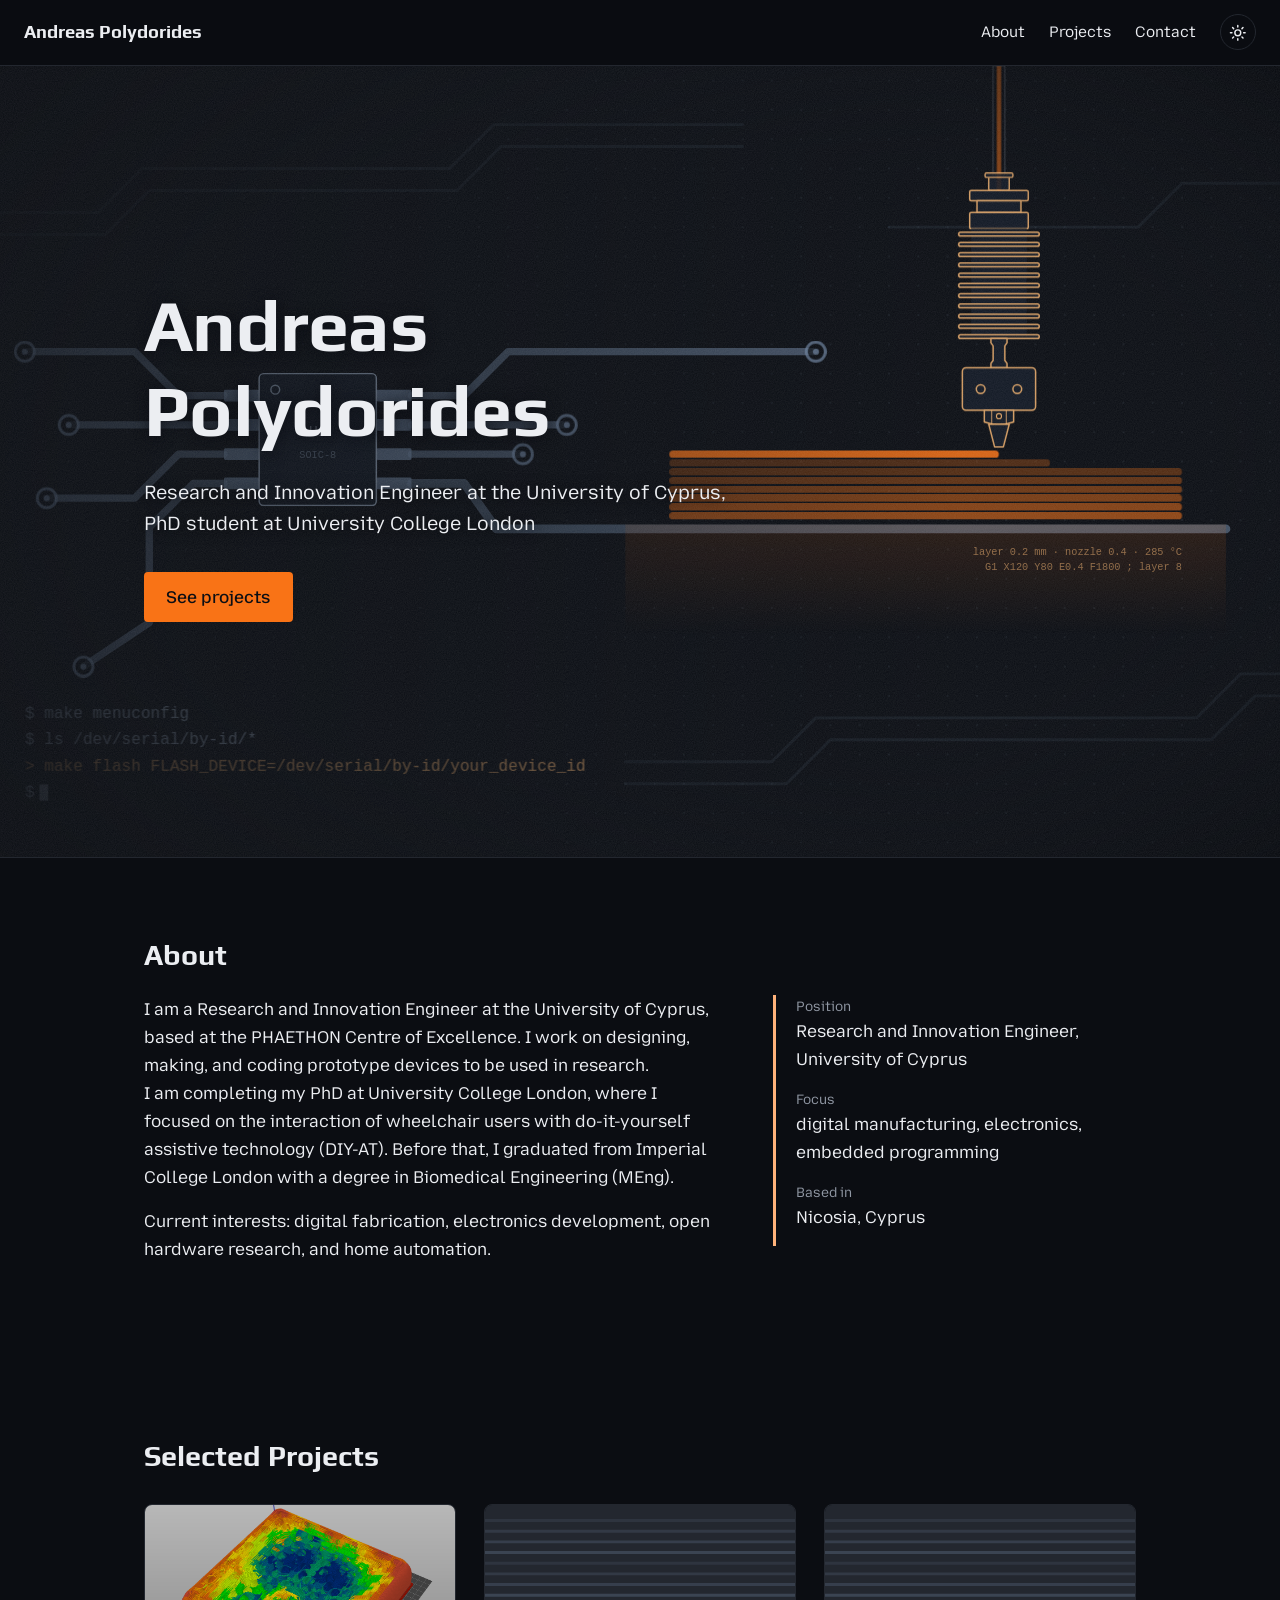
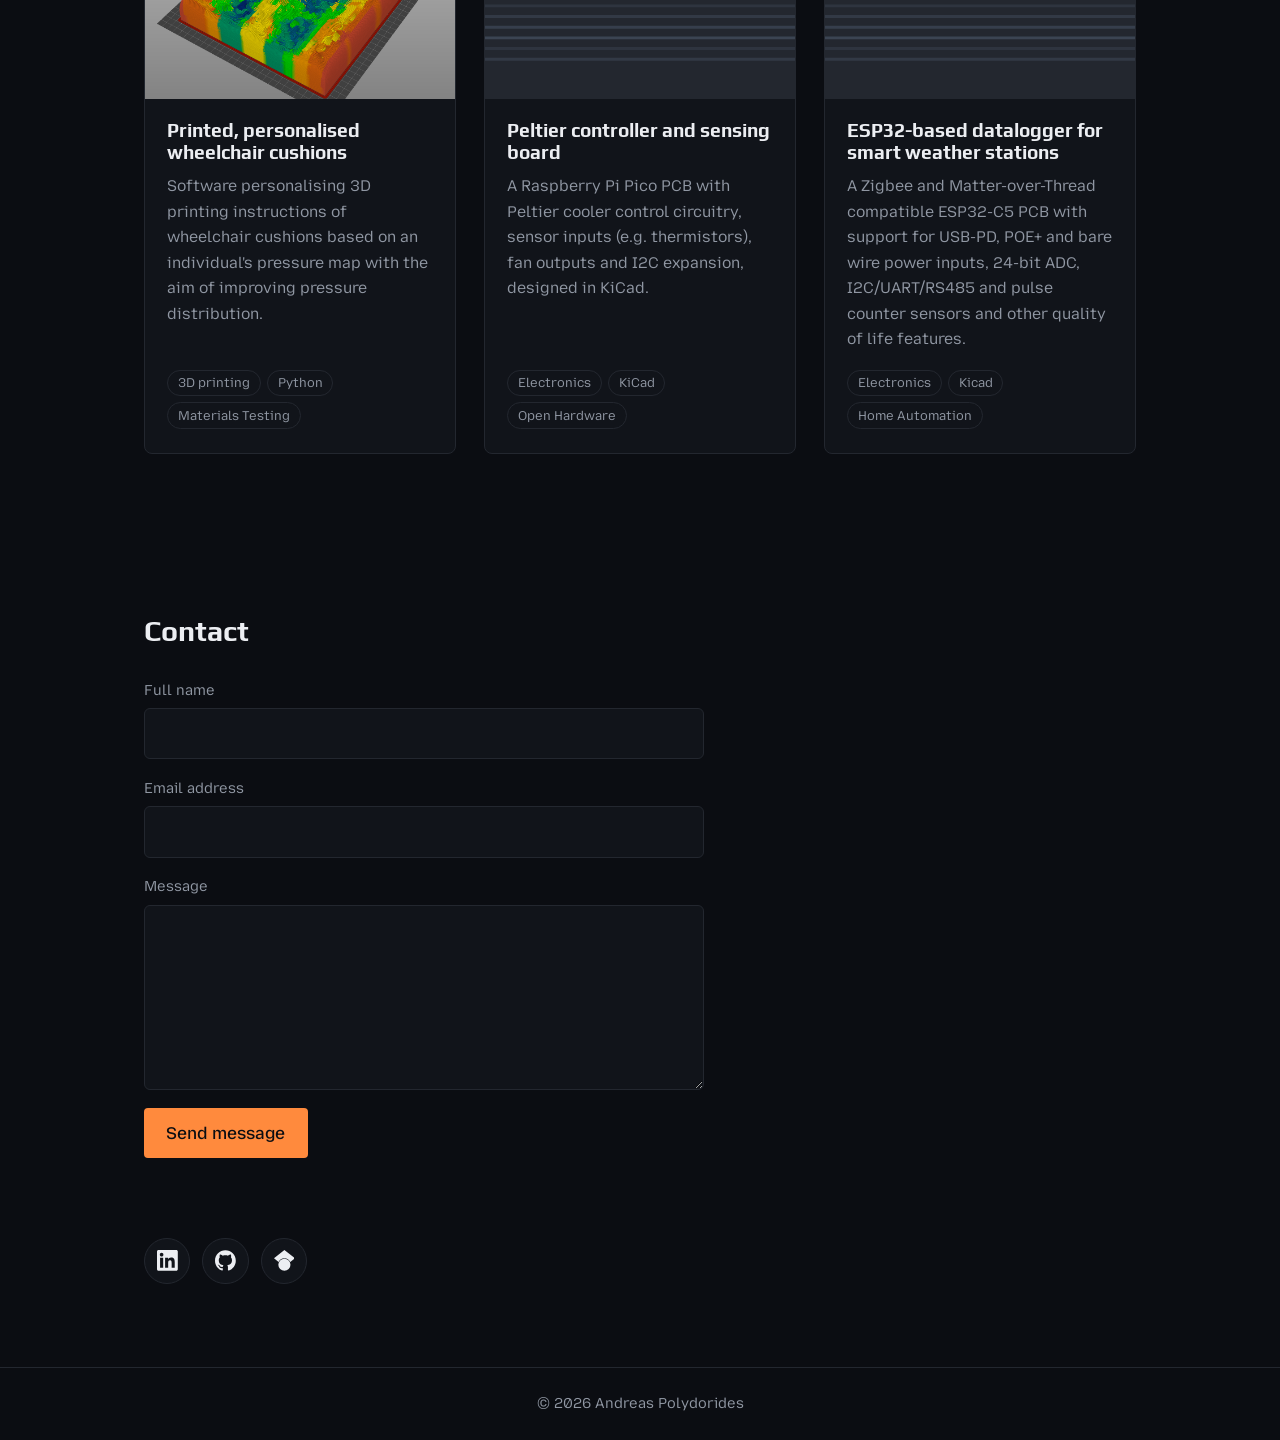
<file: index.html>
<!DOCTYPE html>
<html lang="en">
<head>
<meta charset="utf-8">
<meta name="viewport" content="width=device-width, initial-scale=1">
<title>Andreas Polydorides</title>
<meta name="description" content="Research and engineering in FDM 3D printing, embedded electronics and software.">
<link rel="preconnect" href="https://fonts.googleapis.com">
<link rel="preconnect" href="https://fonts.gstatic.com" crossorigin>
<link href="https://fonts.googleapis.com/css2?family=Mozilla+Text:wght@400;500;600&family=Play:wght@400;700&display=swap" rel="stylesheet">
<script>try{var t=localStorage.getItem("theme")}catch(e){}document.documentElement.dataset.theme=t==="light"?"light":"dark"</script>
<link rel="icon" href="images/a-polydorides.png" type="image/png">
<link rel="stylesheet" href="style.css">
</head>
<body>
<header class="nav">
  <a class="brand" href="#top">Andreas Polydorides</a>
  <nav><a href="#about">About</a><a href="#projects">Projects</a><a href="#contact">Contact</a><button class="theme-toggle" id="theme-toggle" type="button" aria-label="Switch to dark mode" title="Switch theme">
      <svg class="moon" viewBox="0 0 24 24" fill="none" stroke="currentColor" stroke-width="2" stroke-linecap="round" stroke-linejoin="round" aria-hidden="true"><path d="M21 12.8A9 9 0 1 1 11.2 3a7 7 0 0 0 9.8 9.8z"/></svg>
      <svg class="sun" viewBox="0 0 24 24" fill="none" stroke="currentColor" stroke-width="2" stroke-linecap="round" aria-hidden="true"><circle cx="12" cy="12" r="4"/><path d="M12 2v2M12 20v2M4.9 4.9l1.4 1.4M17.7 17.7l1.4 1.4M2 12h2M20 12h2M4.9 19.1l1.4-1.4M17.7 6.3l1.4-1.4"/></svg>
    </button></nav>
</header>

<main id="top">
<section class="hero">
  <!-- Backdrop: your backdrop.svg, inlined so CSS can animate it -->
  <svg class="backdrop" aria-hidden="true" focusable="false" xmlns="http://www.w3.org/2000/svg" viewBox="0 0 1920 1080" preserveAspectRatio="xMidYMid slice">
  <defs>
    <pattern id="dots" width="40" height="40" patternUnits="userSpaceOnUse">
      <circle cx="20" cy="20" r="1.2" fill="#7b93b3" opacity="0.12"/>
    </pattern>
    <radialGradient id="vig" cx="50%" cy="50%" r="75%">
      <stop offset="55%" stop-color="#0b0e14" stop-opacity="0"/>
      <stop offset="100%" stop-color="#04060a" stop-opacity="0.85"/>
    </radialGradient>
    <linearGradient id="glow" x1="0" y1="0" x2="0" y2="1">
      <stop offset="0" stop-color="#f97316" stop-opacity="0.25"/>
      <stop offset="1" stop-color="#f97316" stop-opacity="0"/>
    </linearGradient>
  </defs>

  <!-- background -->
  <rect width="1920" height="1080" fill="#0b0e14"/>
  <rect width="1920" height="1080" fill="url(#dots)"/>

  <!-- faint background traces -->
  <g class="bgtr" fill="none" stroke="#7b93b3" stroke-width="4" stroke-linejoin="round" stroke-linecap="round" opacity="0.10">
    <polyline pathLength="1" style="--i:0" points="0,200 220,200 280,140 700,140 760,80 1100,80"/>
    <polyline pathLength="1" style="--i:1" points="0,230 230,230 290,170 710,170 770,110 1100,110"/>
    <polyline pathLength="1" style="--i:2" points="1920,160 1700,160 1640,220 1300,220"/>
    <polyline pathLength="1" style="--i:3" points="1920,830 1780,830 1720,890 1200,890 1140,950 940,950"/>
    <polyline pathLength="1" style="--i:4" points="1920,860 1800,860 1740,920 1220,920 1160,980 940,980"/>
  </g>

  <!-- PCB traces (IC) -->
  <g class="pcb" fill="none" stroke="#7b93b3" stroke-width="10" stroke-linejoin="round" stroke-linecap="round" opacity="0.55">
    <!-- left -->
    <polyline pathLength="1" style="--i:1" points="392,450 330,450 270,390 120,390"/>
    <polyline pathLength="1" style="--i:2" points="392,490 180,490"/>
    <polyline pathLength="1" style="--i:3" points="392,530 330,530 270,590 150,590"/>
    <polyline pathLength="1" style="--i:4" points="392,570 350,570 290,630 290,760 200,820"/>
    <!-- right -->
    <polyline pathLength="1" style="--i:5" points="648,450 720,450 780,390 1200,390"/>
    <polyline pathLength="1" style="--i:6" points="648,490 860,490"/>
    <polyline pathLength="1" style="--i:7" points="648,530 800,530"/>
  </g>
  <!-- trace that becomes the print bed -->
  <polyline class="first" pathLength="1" points="648,570 720,570 764,632 1760,632" fill="none" stroke="#7b93b3" stroke-width="12" stroke-linejoin="round" stroke-linecap="round" opacity="0.5"/>
  

  <!-- vias -->
  <g class="via" fill="#0b0e14" stroke="#7b93b3" stroke-width="4" opacity="0.7">
    <circle cx="120" cy="390" r="13"/><circle cx="180" cy="490" r="13"/>
    <circle cx="150" cy="590" r="13"/><circle cx="200" cy="820" r="13"/>
    <circle cx="1200" cy="390" r="13"/><circle cx="860" cy="490" r="13"/>
    <circle cx="800" cy="530" r="13"/>
  </g>
  <g class="via" fill="#7b93b3" opacity="0.7">
    <circle cx="120" cy="390" r="4"/><circle cx="180" cy="490" r="4"/>
    <circle cx="150" cy="590" r="4"/><circle cx="200" cy="820" r="4"/>
    <circle cx="1200" cy="390" r="4"/><circle cx="860" cy="490" r="4"/>
    <circle cx="800" cy="530" r="4"/>
  </g>

  <!-- SOIC-8 IC -->
  <g class="ic">
    <g fill="#7b93b3" opacity="0.75">
      <rect x="392" y="442" width="48" height="16" rx="2"/>
      <rect x="392" y="482" width="48" height="16" rx="2"/>
      <rect x="392" y="522" width="48" height="16" rx="2"/>
      <rect x="392" y="562" width="48" height="16" rx="2"/>
      <rect x="600" y="442" width="48" height="16" rx="2"/>
      <rect x="600" y="482" width="48" height="16" rx="2"/>
      <rect x="600" y="522" width="48" height="16" rx="2"/>
      <rect x="600" y="562" width="48" height="16" rx="2"/>
    </g>
    <rect x="440" y="420" width="160" height="180" rx="6" fill="#141c28" stroke="#a9bdd6" stroke-width="2" opacity="0.9"/>
    <circle cx="462" cy="442" r="6" fill="none" stroke="#a9bdd6" stroke-width="2" opacity="0.8"/>
    <text x="520" y="505" text-anchor="middle" font-family="ui-monospace, 'JetBrains Mono', Consolas, monospace" font-size="20" fill="#d3deec" opacity="0.7">U1</text>
    <text x="520" y="535" text-anchor="middle" font-family="ui-monospace, 'JetBrains Mono', Consolas, monospace" font-size="14" fill="#a9bdd6" opacity="0.5">SOIC-8</text>
  </g>

  <!-- PTFE tube, filament and hotend (slides while printing the top layer) -->
  <g class="hotend">
  <rect x="1442" y="0" width="16" height="150" fill="none" stroke="#d3deec" stroke-width="1.5" opacity="0.25"/>
  <rect x="1447" y="0" width="6" height="170" fill="#f97316" opacity="0.55"/>

  <!-- E3D V6 hotend -->
  <g stroke="#fdba74" stroke-width="2" fill="#141c28" opacity="0.85" stroke-linejoin="round">
    <!-- push-fit coupler -->
    <rect x="1436" y="150" width="28" height="20" rx="2"/>
    <rect x="1431" y="146" width="38" height="6" rx="2"/>
    <!-- groove-mount top -->
    <rect x="1410" y="170" width="80" height="14" rx="2"/>
    <rect x="1420" y="184" width="60" height="16"/>
    <rect x="1410" y="200" width="80" height="22" rx="2"/>
    <!-- heatsink core + fins -->
    <rect x="1412" y="222" width="76" height="150" stroke="none"/>
    <rect x="1395" y="367" width="110" height="5" rx="2.5"/><rect x="1395" y="353" width="110" height="5" rx="2.5"/><rect x="1395" y="339" width="110" height="5" rx="2.5"/><rect x="1395" y="325" width="110" height="5" rx="2.5"/><rect x="1395" y="311" width="110" height="5" rx="2.5"/><rect x="1395" y="297" width="110" height="5" rx="2.5"/><rect x="1395" y="283" width="110" height="5" rx="2.5"/><rect x="1395" y="269" width="110" height="5" rx="2.5"/><rect x="1395" y="255" width="110" height="5" rx="2.5"/><rect x="1395" y="241" width="110" height="5" rx="2.5"/><rect x="1395" y="227" width="110" height="5" rx="2.5"/>
    <!-- heatbreak -->
    <polygon points="1439,372 1461,372 1461,378 1458,382 1458,402 1461,406 1461,412 1439,412 1439,406 1442,402 1442,382 1439,378"/>
    <!-- heater block -->
    <rect x="1400" y="412" width="100" height="58" rx="5"/>
    <circle cx="1425" cy="441" r="6"/>
    <circle cx="1475" cy="441" r="6"/>
    <!-- nozzle: hex + cone -->
    <path d="M1430,470 L1470,470 L1470,486 Q1450,493 1430,486 Z"/>
    <polygon points="1436,489 1464,489 1456,520 1444,520"/>
  </g>
  <!-- nozzle hex face edges + size divot -->
  <g fill="none" stroke="#fdba74" stroke-width="1.5" opacity="0.7">
    <line x1="1440" y1="470" x2="1440" y2="489"/>
    <line x1="1460" y1="470" x2="1460" y2="489"/>
  </g>
  <circle cx="1450" cy="478" r="3.5" fill="#0b0e14" stroke="#fdba74" stroke-width="1.5" opacity="0.9"/>
  
  </g>

  <!-- printed layers -->
  <g class="layers" fill="#f97316">
    <rect style="--i:0" x="1000" y="609" width="700" height="10" rx="5" opacity="0.55"/>
    <rect style="--i:1" x="1000" y="597" width="700" height="10" rx="5" opacity="0.5"/>
    <rect style="--i:2" x="1000" y="585" width="700" height="10" rx="5" opacity="0.45"/>
    <rect style="--i:3" x="1000" y="573" width="700" height="10" rx="5" opacity="0.4"/>
    <rect style="--i:4" x="1000" y="561" width="700" height="10" rx="5" opacity="0.35"/>
    <rect style="--i:5" x="1000" y="549" width="700" height="10" rx="5" opacity="0.3"/>
    <rect style="--i:6" x="1000" y="537" width="520" height="10" rx="5" opacity="0.28"/>
    <rect style="--i:7" x="1000" y="525" width="450" height="10" rx="5" opacity="0.85"/>
  </g>
  <!-- bed items below trace that is the bed-->
  <rect x="940" y="626" width="820" height="150" fill="url(#glow)" opacity="0.5"/>
  <text x="1700" y="668" text-anchor="end" font-family="ui-monospace, 'JetBrains Mono', Consolas, monospace" font-size="14" fill="#fdba74" opacity="0.5">layer 0.2 mm · nozzle 0.4 · 285 °C</text>
  <text x="1700" y="688" text-anchor="end" font-family="ui-monospace, 'JetBrains Mono', Consolas, monospace" font-size="14" fill="#fdba74" opacity="0.5">G1 X120 Y80 E0.4 F1800 ; layer 8</text>
  

  <!-- terminal -->
  <g font-family="ui-monospace, 'JetBrains Mono', Consolas, 'Courier New', monospace" font-size="22">
    <g class="term" opacity="0.65">
      <text style="--i:0" x="120" y="890" fill="#a9bdd6">$ make menuconfig</text>
      <text style="--i:1" x="120" y="926" fill="#a9bdd6">$ ls /dev/serial/by-id/*</text>
      <text style="--i:2" x="120" y="962" fill="#fdba74">&gt; make flash FLASH_DEVICE=/dev/serial/by-id/your_device_id</text>
      <text style="--i:3" x="120" y="998" fill="#a9bdd6">$</text>
      <rect class="cursor" x="140" y="981" width="12" height="22" fill="#a9bdd6" opacity="0.8"/>
    </g>
  </g>

  <!-- vignette -->
  <rect width="1920" height="1080" fill="url(#vig)"/>
</svg>
  <div class="hero-text">
    <h1>Andreas Polydorides</h1>
    <p class="lead"> Research and Innovation Engineer at the University of Cyprus,<br>PhD student at University College London</p>
    <p><a class="btn" href="#projects">See projects</a></p>
  </div>
</section>

<section id="about" class="wrap about">
  <h2>About</h2>
  <div>
    <p>I am a Research and Innovation Engineer at the University of Cyprus, based at the PHAETHON Centre of Excellence. I work on designing, making, and coding prototype devices to be used in research.<br>I am completing my PhD at University College London, where I focused on the interaction of wheelchair users with do-it-yourself assistive technology (DIY-AT). Before that, I graduated from Imperial College London with a degree in Biomedical Engineering (MEng).</p>
    <p>Current interests: digital fabrication, electronics development, open hardware research, and home automation.</p>
  </div>
  <ul class="facts">
    <li><span>Position</span>Research and Innovation Engineer, University of Cyprus</li>
    <li><span>Focus</span>digital manufacturing, electronics, embedded programming</li>
    <li><span>Based in</span>Nicosia, Cyprus</li>
  </ul>
</section>

<section id="projects" class="wrap">
  <h2>Selected Projects</h2>
  <div id="project-grid" class="grid"></div>
</section>

<section id="contact" class="wrap contact">
  <h2>Contact</h2>
  <form id="contact-form" class="form" novalidate>
    <label>Full name<input type="text" name="name" autocomplete="name" required></label>
    <label>Email address<input type="email" name="email" autocomplete="email" required></label>
    <label>Message<textarea name="message" rows="6" required></textarea></label>
    <input type="text" name="website" class="hp" tabindex="-1" autocomplete="off" aria-hidden="true">
    <button class="btn" type="submit">Send message</button>
    <p id="form-status" class="status" role="status" aria-live="polite"></p>
  </form>
  <p class="links">
    <a class="icon-link" href="https://www.linkedin.com/in/andreas-polydorides" aria-label="LinkedIn" title="LinkedIn" target="_blank" rel="noopener"><svg viewBox="0 0 24 24" width="22" height="22" fill="currentColor" aria-hidden="true"><path d="M20.447 20.452h-3.554v-5.569c0-1.328-.027-3.037-1.852-3.037-1.853 0-2.136 1.445-2.136 2.939v5.667H9.351V9h3.414v1.561h.046c.477-.9 1.637-1.85 3.37-1.85 3.601 0 4.267 2.37 4.267 5.455v6.286zM5.337 7.433c-1.144 0-2.063-.926-2.063-2.065 0-1.138.92-2.063 2.063-2.063 1.14 0 2.064.925 2.064 2.063 0 1.139-.925 2.065-2.064 2.065zm1.782 13.019H3.555V9h3.564v11.452zM22.225 0H1.771C.792 0 0 .774 0 1.729v20.542C0 23.227.792 24 1.771 24h20.451C23.2 24 24 23.227 24 22.271V1.729C24 .774 23.2 0 22.222 0h.003z"/></svg><span class="label">LinkedIn</span></a>
    <a class="icon-link" href="https://github.com/andreaspolydorides" aria-label="GitHub" title="GitHub" target="_blank" rel="noopener"><svg viewBox="0 0 24 24" width="22" height="22" fill="currentColor" aria-hidden="true"><path d="M12 .297c-6.63 0-12 5.373-12 12 0 5.303 3.438 9.8 8.205 11.385.6.113.82-.258.82-.577 0-.285-.01-1.04-.015-2.04-3.338.724-4.042-1.61-4.042-1.61C4.422 18.07 3.633 17.7 3.633 17.7c-1.087-.744.084-.729.084-.729 1.205.084 1.838 1.236 1.838 1.236 1.07 1.835 2.809 1.305 3.495.998.108-.776.417-1.305.76-1.605-2.665-.3-5.466-1.332-5.466-5.93 0-1.31.465-2.38 1.235-3.22-.135-.303-.54-1.523.105-3.176 0 0 1.005-.322 3.3 1.23.96-.267 1.98-.399 3-.405 1.02.006 2.04.138 3 .405 2.28-1.552 3.285-1.23 3.285-1.23.645 1.653.24 2.873.12 3.176.765.84 1.23 1.91 1.23 3.22 0 4.61-2.805 5.625-5.475 5.92.42.36.81 1.096.81 2.22 0 1.606-.015 2.896-.015 3.286 0 .315.21.69.825.57C20.565 22.092 24 17.592 24 12.297c0-6.627-5.373-12-12-12"/></svg><span class="label">GitHub</span></a>
    <a class="icon-link" href="https://scholar.google.com/citations?user=cHDgHb0AAAAJ" aria-label="Google Scholar" title="Google Scholar" target="_blank" rel="noopener"><svg viewBox="0 0 24 24" width="22" height="22" fill="currentColor" aria-hidden="true"><path d="M5.242 13.769L0 9.5 12 0l12 9.5-5.242 4.269C17.548 11.249 14.978 9.5 12 9.5c-2.977 0-5.548 1.748-6.758 4.269zM12 10a7 7 0 1 0 0 14 7 7 0 0 0 0-14z"/></svg><span class="label">Google Scholar</span></a>
  </p>
</section>

</main>
<footer><p>© <span id="year"></span> Andreas Polydorides</p></footer>
<script src="script.js"></script>
</body>
</html>
</file>
<file: style.css>
:root{
  --speed:1.5; /* animation speed: 1 = original, higher = faster */
  --paper:#fafafa; --ink:#0e0f12; --muted:#5d626b; --line:#e2e4e8; --card:#ffffff;
  --accent:#e8590c; --accent-2:#b9440a;
  /* hero + backdrop (light) */
  --hero-bg:#eef1f5; --hero-rgb:238,241,245; --hero-text:#0e0f12; --hero-lead:#475264;
  --hero-btn:#e8590c; --hero-btn-text:#ffffff; --hero-btn-hover:#b9440a;
  --bd-bg:#eef1f5; --bd-deep:#dfe4ea; --bd-body:#dde3ec; --bd-line:#5b7596; --bd-line2:#4a6285; --bd-hi:#2c3e57; --bd-or:#e8590c; --bd-or2:#f97316;
  /* fade behind the hero text: opacity at the left edge, opacity at --fade-stop, and where the middle stop sits */
  --fade-a:.82; --fade-b:.55; --fade-stop:38%;
  color-scheme:light;
  --head:"Play",system-ui,sans-serif; --body:"Mozilla Text",system-ui,sans-serif;
}
:root[data-theme="dark"]{
  --paper:#0b0d12; --ink:#eceef2; --muted:#9097a3; --line:#23272f; --card:#11141a;
  --accent:#ff8a3d; --accent-2:#ffb27a;
  --hero-bg:#0b0e14; --hero-rgb:11,14,20;; --hero-text:var(--hero-text); --hero-lead:var(--hero-lead);
  --hero-btn:#f97316; --hero-btn-text:#0b0e14; --hero-btn-hover:#fdba74;
  --bd-bg:#0b0e14; --bd-deep:#04060a; --bd-body:#141c28; --bd-line:#7b93b3; --bd-line2:#a9bdd6; --bd-hi:#d3deec; --bd-or:#f97316; --bd-or2:#fdba74;
  --fade-a:.72; --fade-b:.45; --fade-stop:38%;
  color-scheme:dark;
}
*{box-sizing:border-box}
html{scroll-behavior:smooth}
body{margin:0;background:var(--paper);color:var(--ink);font:400 1.0625rem/1.65 var(--body)}
a{color:var(--accent);text-underline-offset:3px}
a:focus-visible,.btn:focus-visible{outline:2px solid var(--accent-2);outline-offset:3px}
h1,h2,h3{font-family:var(--head);line-height:1.15;margin:0}
.wrap{max-width:1040px;margin:0 auto;padding:5rem 1.5rem}

.nav{position:sticky;top:0;z-index:5;display:flex;justify-content:space-between;align-items:center;padding:.9rem 1.5rem;
  background:color-mix(in srgb,var(--paper) 85%,transparent);backdrop-filter:blur(8px);border-bottom:1px solid var(--line)}
.nav a{text-decoration:none;color:var(--ink)}
.brand{font-family:var(--head);font-weight:700;font-size:1.15rem}
.nav nav{display:flex;gap:1.5rem;font-size:.95rem}
.nav nav a:hover{color:var(--accent)}

.hero{position:relative;min-height:88vh;display:flex;align-items:center;overflow:hidden;background:var(--hero-bg);color:var(--hero-text);border-bottom:1px solid var(--line)}
.backdrop{position:absolute;inset:0;width:100%;height:100%}
/* The fade is dithered with a faint grain so dark gradients don't show vertical banding */
.hero::after{content:"";position:absolute;inset:0;pointer-events:none;background:url("data:image/svg+xml,%3Csvg xmlns='http://www.w3.org/2000/svg' width='160' height='160'%3E%3Cfilter id='n' color-interpolation-filters='sRGB'%3E%3CfeTurbulence type='fractalNoise' baseFrequency='.9' numOctaves='2' stitchTiles='stitch'/%3E%3CfeColorMatrix values='0 0 0 0 1 0 0 0 0 1 0 0 0 0 1 .08 0 0 0 0'/%3E%3C/filter%3E%3Crect width='100%25' height='100%25' filter='url(%23n)'/%3E%3C/svg%3E") 0 0/160px 160px,linear-gradient(90deg,rgba(var(--hero-rgb),var(--fade-a)) 0,rgba(var(--hero-rgb),var(--fade-b)) var(--fade-stop),rgba(var(--hero-rgb),0) 75%)}
.hero-text{position:relative;z-index:2;text-shadow:0 1px 14px rgba(var(--hero-rgb),.8);max-width:1040px;margin:0 auto;padding:4rem 1.5rem;width:100%}
.hero h1{color:var(--hero-text);font-size:clamp(2.4rem,6.5vw,4.6rem);font-weight:700;max-width:14ch;letter-spacing:-.01em}
.lead{max-width:56ch;font-size:1.2rem;color:var(--hero-lead);margin:1.5rem 0 2rem}
.lead strong{color:var(--hero-text);font-weight:600}
.btn{display:inline-block;padding:.7rem 1.4rem;background:var(--accent);color:var(--paper);text-decoration:none;font-weight:500;border-radius:4px;transition:background .2s}
.btn:hover{background:var(--accent-2)}
.hero .btn{background:var(--hero-btn);color:var(--hero-btn-text);text-shadow:none}
.hero .btn:hover{background:var(--hero-btn-hover)}

/* Page-load sequence: the chip is already there, traces grow out of its pins,
   the last trace feeds the first printed layer, layers stack up, then the hotend
   slides across to print the top one.
   Every time below is divided by --speed (set in :root): 1 = original, 2 = twice as fast. */
.backdrop :is(.bgtr,.pcb) polyline,.backdrop polyline.first{stroke-dasharray:1;animation:draw calc(1.4s / var(--speed)) cubic-bezier(.5,0,.2,1) both;animation-delay:calc((.2s + var(--i)*.12s) / var(--speed))}
.backdrop polyline.first{animation-duration:calc(1.1s / var(--speed));animation-delay:calc(.7s / var(--speed))}
.backdrop .via{animation:fade calc(.5s / var(--speed)) calc(1.3s / var(--speed)) both}
.backdrop .layers rect{transform-box:fill-box;transform-origin:0 50%;animation:grow calc(.5s / var(--speed)) cubic-bezier(.3,0,.2,1) both;animation-delay:calc((1.9s + var(--i)*.22s) / var(--speed))}
.backdrop .layers rect:last-child{animation-duration:calc(2.2s / var(--speed));animation-delay:calc(3.6s / var(--speed));animation-timing-function:cubic-bezier(.45,0,.55,1)}
.backdrop .hotend{animation:fade calc(.5s / var(--speed)) calc(3.1s / var(--speed)) both,slide calc(2.2s / var(--speed)) calc(3.6s / var(--speed)) cubic-bezier(.45,0,.55,1) both}
.backdrop .term text{animation:fade calc(.4s / var(--speed)) both;animation-delay:calc((.4s + var(--i)*.3s) / var(--speed))}
.backdrop .cursor{animation:fade calc(.4s / var(--speed)) calc(1.7s / var(--speed)) both,blink 1.1s calc(2.1s / var(--speed)) steps(1) infinite}
@keyframes draw{from{stroke-dashoffset:1}to{stroke-dashoffset:0}}
@keyframes fade{from{opacity:0}}
@keyframes grow{from{transform:scaleX(0)}}
@keyframes slide{from{transform:translateX(-450px)}}
@keyframes blink{50%{opacity:0}}
.hero-text{animation:settle calc(1s / var(--speed)) calc(.4s / var(--speed)) both ease-out}
@keyframes settle{from{opacity:0;transform:translateY(14px)}}

h2{font-size:1.8rem;margin-bottom:2rem}
.about{display:grid;grid-template-columns:minmax(0,1.6fr) minmax(0,1fr);gap:1rem 3rem}
.about h2{grid-column:1/-1;margin-bottom:.5rem}
.about p{margin:0 0 1rem;max-width:62ch}
.facts{list-style:none;margin:0;padding:0;border-left:3px solid var(--accent-2);padding-left:1.25rem;align-self:start}
.facts li{margin-bottom:.9rem}
.facts span{display:block;font-size:.85rem;color:var(--muted)}

.grid{display:grid;grid-template-columns:repeat(auto-fill,minmax(300px,1fr));gap:1.75rem}
.card{background:var(--card);border:1px solid var(--line);border-radius:8px;overflow:hidden;display:flex;flex-direction:column}
.card .img{aspect-ratio:16/10;background:var(--line);overflow:hidden}
.card img{width:100%;height:100%;object-fit:cover;display:block;transition:transform .5s}
.card:hover img{transform:scale(1.04)}
.card .body{padding:1.25rem 1.4rem 1.5rem;display:flex;flex-direction:column;gap:.6rem;flex:1}
.card h3{font-size:1.2rem}
.card p{margin:0;color:var(--muted);font-size:.97rem}
.tags{display:flex;flex-wrap:wrap;gap:.4rem;margin-top:auto;padding-top:.5rem}
.tags span{font-size:.8rem;padding:.1rem .6rem;border:1px solid var(--line);border-radius:99px;color:var(--muted)}
.card .more{font-weight:500;font-size:.95rem}
.card.reveal{opacity:0;transform:translateY(12px);transition:opacity .6s,transform .6s}
.card.reveal.in{opacity:1;transform:none}

.contact p{margin:.2rem 0}
.contact a[href^=mailto]{font-family:var(--head);font-size:1.5rem}
.links{display:flex;flex-wrap:wrap;gap:.75rem;margin-top:2rem!important}
.icon-link{display:inline-flex;align-items:center;justify-content:center;width:2.9rem;height:2.9rem;border:1px solid var(--line);border-radius:50%;background:var(--card);color:var(--ink);text-decoration:none;transition:background .2s,color .2s,border-color .2s,transform .2s}
.icon-link:hover{background:var(--accent);border-color:var(--accent);color:var(--paper);transform:translateY(-2px)}
.icon-link svg{width:1.3rem;height:1.3rem;flex:none}
.icon-link .label{position:absolute;width:1px;height:1px;overflow:hidden;clip:rect(0 0 0 0);white-space:nowrap}
/* Add class "with-label" to <p class="links"> in index.html to show the name next to each logo */
.links.with-label .icon-link{width:auto;padding:0 1.2rem 0 1rem;gap:.6rem;border-radius:99px}
.links.with-label .label{position:static;width:auto;height:auto;overflow:visible;clip:auto;font-size:.95rem;font-weight:500}
footer{border-top:1px solid var(--line);padding:1.5rem;text-align:center;color:var(--muted);font-size:.9rem}
footer p{margin:0}

/* Backdrop SVG colours follow the theme */
.backdrop [fill="#0b0e14"]{fill:var(--bd-bg)}
.backdrop [stop-color="#0b0e14"]{stop-color:var(--bd-bg)}
.backdrop [stop-color="#04060a"]{stop-color:var(--bd-deep)}
.backdrop [fill="#141c28"]{fill:var(--bd-body)}
.backdrop [fill="#7b93b3"]{fill:var(--bd-line)}
.backdrop [stroke="#7b93b3"]{stroke:var(--bd-line)}
.backdrop [fill="#a9bdd6"]{fill:var(--bd-line2)}
.backdrop [stroke="#a9bdd6"]{stroke:var(--bd-line2)}
.backdrop [fill="#d3deec"]{fill:var(--bd-hi)}
.backdrop [stroke="#d3deec"]{stroke:var(--bd-hi)}
.backdrop [fill="#f97316"]{fill:var(--bd-or)}
.backdrop [stroke="#f97316"]{stroke:var(--bd-or)}
.backdrop [stop-color="#f97316"]{stop-color:var(--bd-or)}
.backdrop [fill="#fdba74"]{fill:var(--bd-or2)}
.backdrop [stroke="#fdba74"]{stroke:var(--bd-or2)}

.nav nav{align-items:center}
.theme-toggle{display:grid;place-items:center;width:2.25rem;height:2.25rem;padding:0;border:1px solid var(--line);border-radius:50%;background:transparent;color:var(--ink);cursor:pointer;transition:border-color .2s,color .2s}
.theme-toggle:hover{border-color:var(--accent);color:var(--accent)}
.theme-toggle:focus-visible{outline:2px solid var(--accent-2);outline-offset:3px}
.theme-toggle svg{width:1.1rem;height:1.1rem;grid-area:1/1}
.theme-toggle .sun{display:none}
:root[data-theme="dark"] .theme-toggle .sun{display:block}
:root[data-theme="dark"] .theme-toggle .moon{display:none}
body,.nav,.card{transition:background-color .3s,color .3s,border-color .3s}
@media (max-width:720px){.hero::after{background:rgba(var(--hero-rgb),.68)}.about{grid-template-columns:1fr}.wrap{padding:3.5rem 1.25rem}.nav nav{gap:1rem}}
@media (prefers-reduced-motion:reduce){
  *{animation:none!important;transition:none!important}
  .card.reveal{opacity:1;transform:none}
}

.form{display:grid;gap:1.1rem;max-width:560px}
.form label{display:grid;gap:.35rem;font-size:.9rem;color:var(--muted)}
.form input,.form textarea{font:inherit;font-size:1.02rem;color:var(--ink);background:var(--card);border:1px solid var(--line);border-radius:6px;padding:.7rem .85rem;width:100%;transition:border-color .2s}
.form textarea{resize:vertical;min-height:8rem}
.form input:focus,.form textarea:focus{outline:none;border-color:var(--accent);box-shadow:0 0 0 3px color-mix(in srgb,var(--accent) 25%,transparent)}
.form [aria-invalid=true]{border-color:#d33}
.form .btn{justify-self:start;border:0;cursor:pointer;font:inherit;font-weight:500;background:var(--accent);color:var(--paper)}
.form .btn:hover:not(:disabled){background:var(--accent-2)}
.form .btn:disabled{opacity:.6;cursor:wait}
.hp{position:absolute!important;left:-9999px;width:1px;height:1px;opacity:0}
.status{margin:0;min-height:1.5em;font-size:.97rem}
.status.ok{color:var(--accent);font-weight:500}
.status.err{color:#d33}
@media (max-width:720px){.hero::after{background:rgba(var(--hero-rgb),.68)}.about{grid-template-columns:1fr}.wrap{padding:3.5rem 1.25rem}.nav nav{gap:1rem}}
@media (prefers-reduced-motion:reduce){
  *{animation:none!important;transition:none!important}
  .card.reveal{opacity:1;transform:none}
}
</file>
